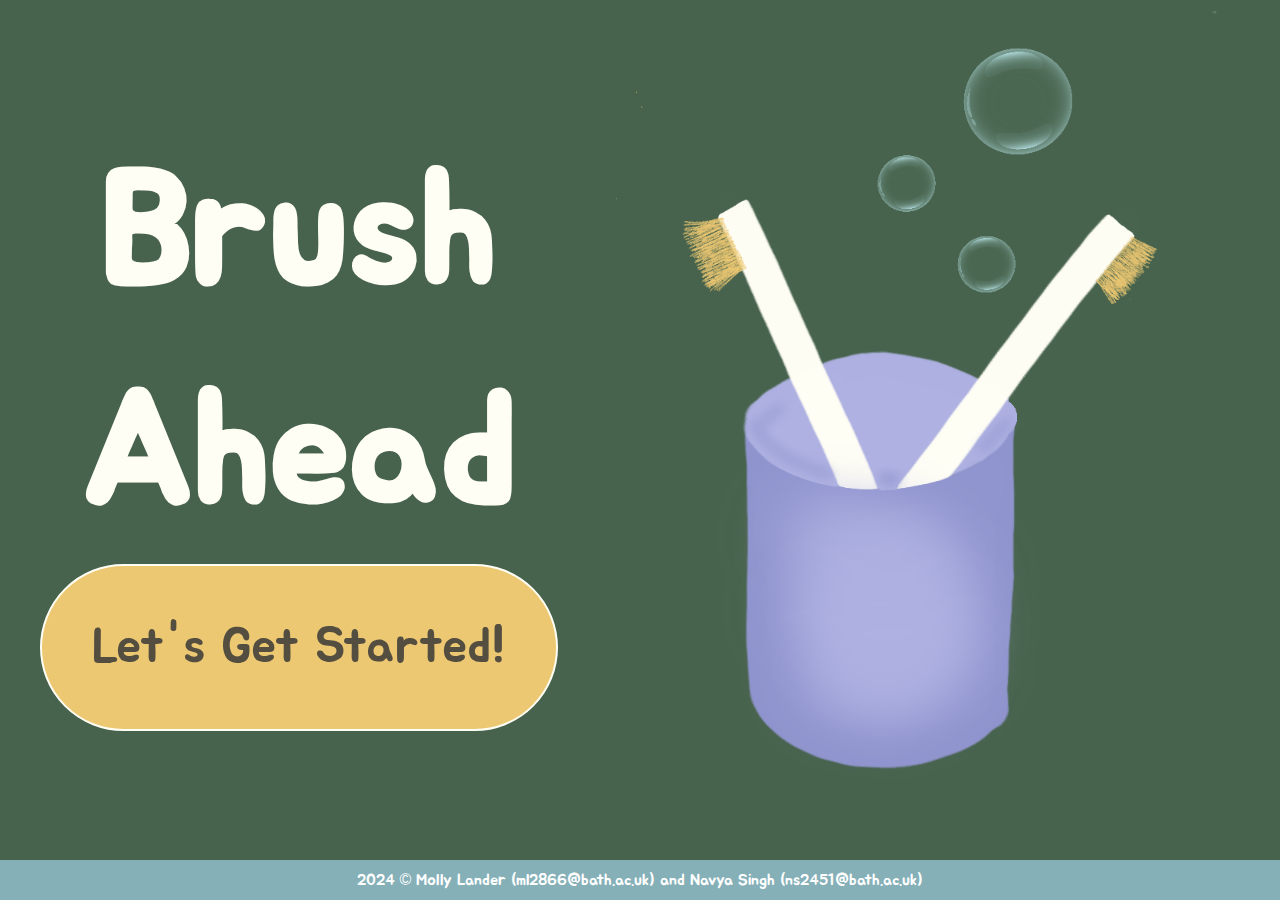
<file: index.html>
<!DOCTYPE html>
<html lang="en">
<head>
    <meta charset="UTF-8">
    <meta name="viewport" content="width=device-width, initial-scale=1.0">
    <title>Brush Ahead</title>
    <link rel="stylesheet" href="styles.css">

    <link rel="preconnect" href="https://fonts.googleapis.com">
    <link rel="preconnect" href="https://fonts.gstatic.com" crossorigin>
    <link href="https://fonts.googleapis.com/css2?family=Jua&display=swap" rel="stylesheet">
</head>

<body>
    <!-- Home Section -->
     <div class="wrapper"> 
    <section id="home">
        <div class="home">
            <div class="home__background">
                <div class="home__container">
                    <div class="home__content">
                        <h1>Brush</h1>
                        <h1>Ahead</h1>
                        <a href="time.html" class="button" type="button">Let's Get Started!</a>
                    </div>
                    <div class="home__img--container">
                        <img src="toothbrush.png" alt="A toothbrush holder">
                    </div>
                </div>
            </div>
        </div>
    </section>

    <!-- Footer -->
    <footer>
        <div class="footer-container">
        </div>
        <div class="copyright">
            <p>2024 &copy; Molly Lander (ml2866@bath.ac.uk) and Navya Singh (ns2451@bath.ac.uk)</p>
        </div>
    </footer>
    </div>
</body>
</html>
</file>
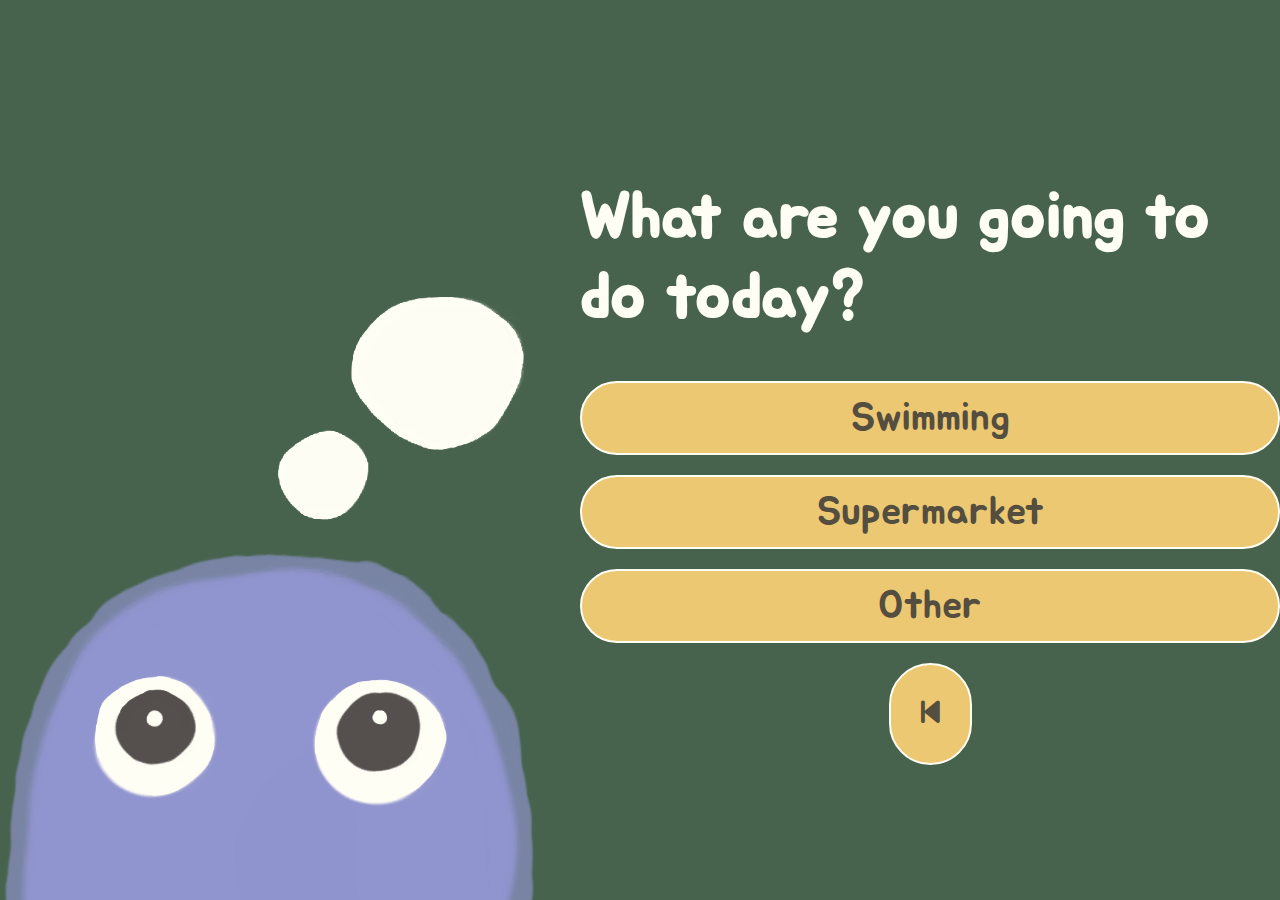
<file: morningscenarios.html>
<!DOCTYPE html>
<html lang="en">
<head>
    <meta charset="UTF-8">
    <meta name="viewport" content="width=device-width, initial-scale=1.0">
    <title>Brush Ahead</title>
    <link rel="stylesheet" href="styles.css">
    <link rel="preconnect" href="https://fonts.googleapis.com">
    <link rel="preconnect" href="https://fonts.gstatic.com" crossorigin>
    <link href="https://fonts.googleapis.com/css2?family=Jua&display=swap" rel="stylesheet">
    <link href="https://cdnjs.cloudflare.com/ajax/libs/font-awesome/6.0.0-beta3/css/all.min.css" rel="stylesheet">
</head>

<body>
    <div class="wrapper">
        <section id="scenarios">
            <div class="scenarios">
                <div class="scenarios__background">
                    <div class="scenarios__container">
                        <!-- Column 1: Image -->
                        <div class="scenarios__img--container">
                            <img src="LG_scenarios.png" alt="Little guy with thought bubble">
                        </div>
                        <!-- Column 2: Content and Buttons -->
                        <div class="scenarios__content">
                            <h1>What are you going to do today?</h1>
                            <a href="scenario1.html" class="scenariobutton" type="button">Swimming</a>
                            <a href="scenario2.html" class="scenariobutton" type="button">Supermarket</a>
                            <a href="scenario3.html" class="scenariobutton" type="button">Other</a>
                            <a href="time.html" class="backbutton" type="button"><i class="fa-solid fa-backward-step"></i></a>
                        </div>
                    </div>
                </div>
            </div>
        </section>
    </div>
</body>
</html>
</file>
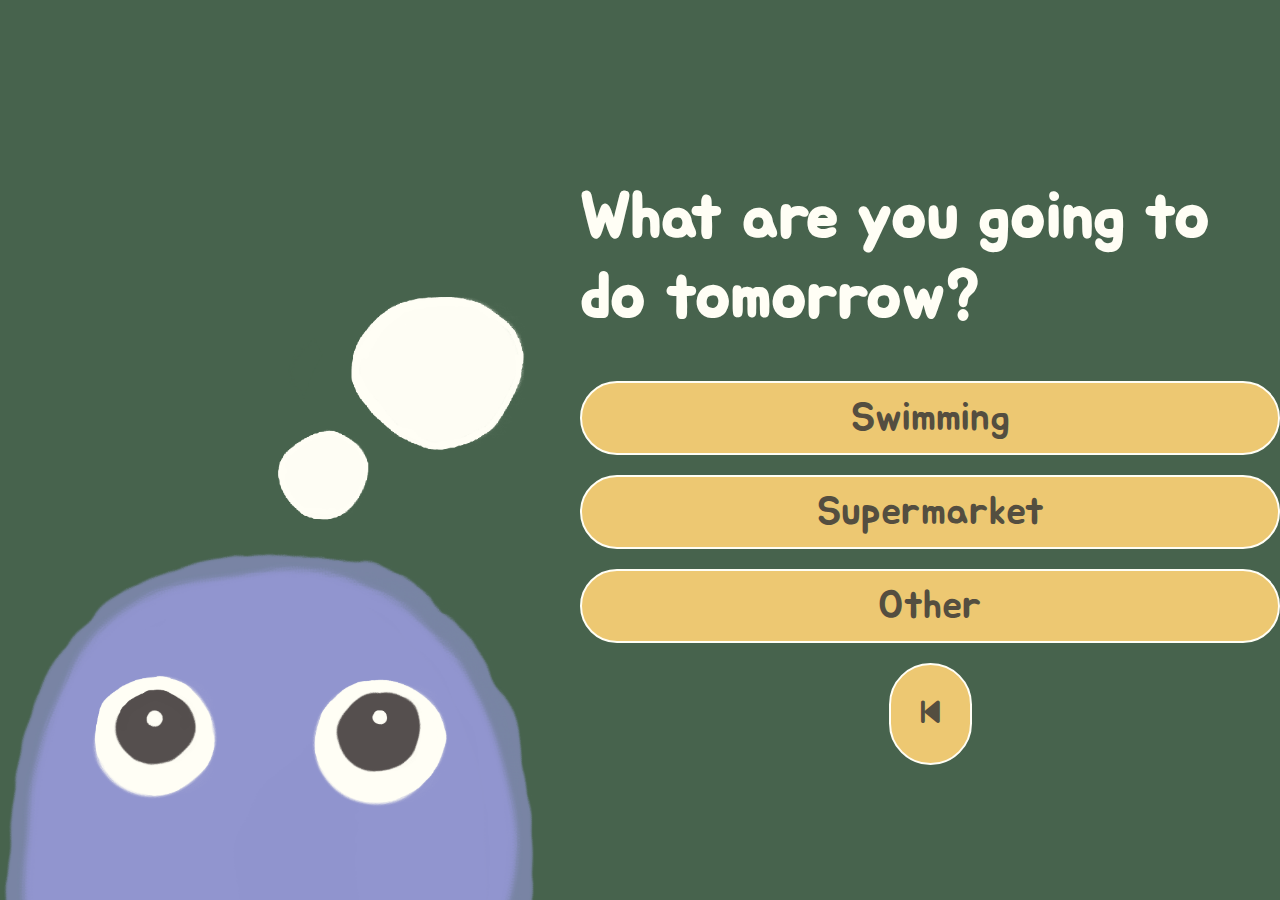
<file: nightscenarios.html>
<!DOCTYPE html>
<html lang="en">
<head>
    <meta charset="UTF-8">
    <meta name="viewport" content="width=device-width, initial-scale=1.0">
    <title>Brush Ahead</title>
    <link rel="stylesheet" href="styles.css">
    <link rel="preconnect" href="https://fonts.googleapis.com">
    <link rel="preconnect" href="https://fonts.gstatic.com" crossorigin>
    <link href="https://fonts.googleapis.com/css2?family=Jua&display=swap" rel="stylesheet">
    <link href="https://cdnjs.cloudflare.com/ajax/libs/font-awesome/6.0.0-beta3/css/all.min.css" rel="stylesheet">
</head>

<body>
    <div class="wrapper">
        <section id="scenarios">
            <div class="scenarios">
                <div class="scenarios__background">
                    <div class="scenarios__container">
                        <!-- Column 1: Image -->
                        <div class="scenarios__img--container">
                            <img src="LG_scenarios.png" alt="Little guy with thought bubble">
                        </div>
                        <!-- Column 2: Content and Buttons -->
                        <div class="scenarios__content">
                            <h1>What are you going to do tomorrow?</h1>
                            <a href="scenario4.html" class="scenariobutton" type="button">Swimming</a>
                            <a href="scenario5.html" class="scenariobutton" type="button">Supermarket</a>
                            <a href="scenario3.html" class="scenariobutton" type="button">Other</a>
                            <a href="time.html" class="backbutton" type="button"><i class="fa-solid fa-backward-step"></i></a>
                        </div>
                    </div>
                </div>
            </div>
        </section>
    </div>
</body>
</html>
</file>
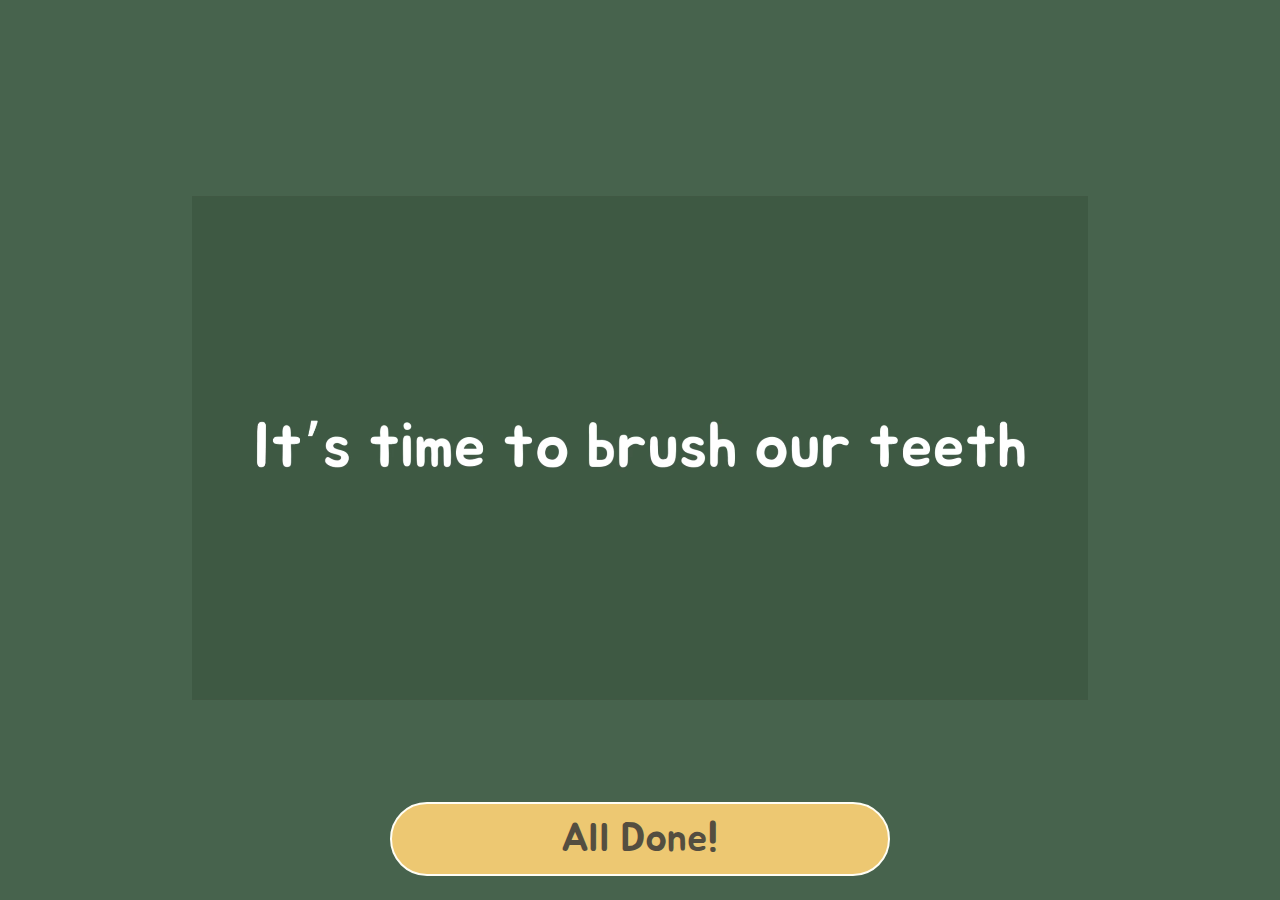
<file: scenario2.html>
<!DOCTYPE html>
<html lang="en">
<head>
    <meta charset="UTF-8">
    <meta name="viewport" content="width=device-width, initial-scale=1.0">
    <title>Brush Ahead</title>
    <link rel="stylesheet" href="styles.css">

    <link rel="preconnect" href="https://fonts.googleapis.com">
    <link rel="preconnect" href="https://fonts.gstatic.com" crossorigin>
    <link href="https://fonts.googleapis.com/css2?family=Jua&display=swap" rel="stylesheet">
    <link href="https://cdnjs.cloudflare.com/ajax/libs/font-awesome/6.0.0-beta3/css/all.min.css" rel="stylesheet">
</head>

<body>
    <!-- Home Section -->
     <div class="wrapper"> 
    <section id="activities">
        <div class="activities">
            <div class="activities__background">
                <div class="activities__container">
                    <div class="activities__content">
                        <video autoplay="" src="Supermarket_morning.mp4" width="70%"></video>
                        <a href="index.html" class="activitiesbutton" type="button">All Done!</a>
                    </div>
                </div>
            </div>
        </div>
    </section>
    </div>
</body>
</html>
</file>
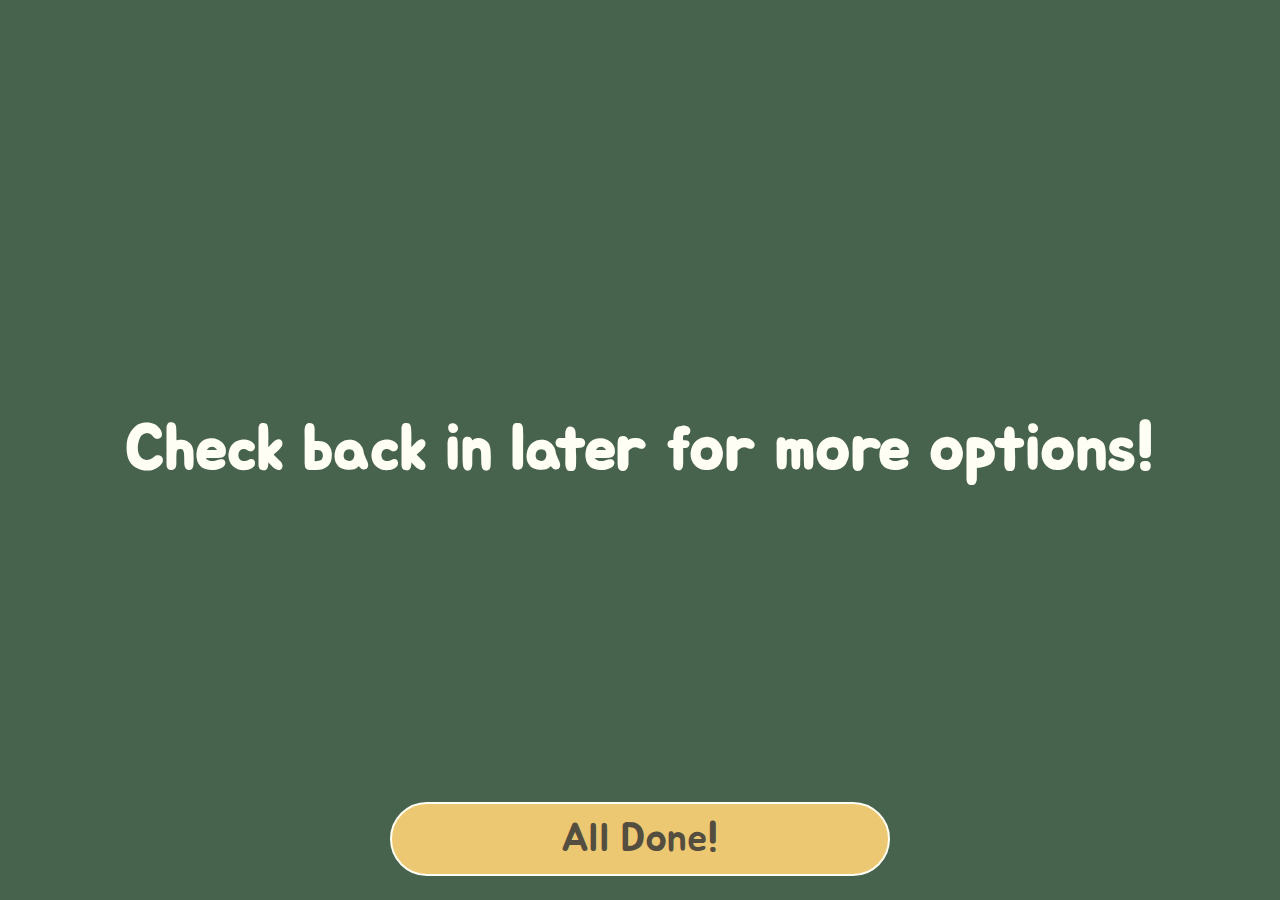
<file: scenario3.html>
<!DOCTYPE html>
<html lang="en">
<head>
    <meta charset="UTF-8">
    <meta name="viewport" content="width=device-width, initial-scale=1.0">
    <title>Brush Ahead</title>
    <link rel="stylesheet" href="styles.css">

    <link rel="preconnect" href="https://fonts.googleapis.com">
    <link rel="preconnect" href="https://fonts.gstatic.com" crossorigin>
    <link href="https://fonts.googleapis.com/css2?family=Jua&display=swap" rel="stylesheet">
    <link href="https://cdnjs.cloudflare.com/ajax/libs/font-awesome/6.0.0-beta3/css/all.min.css" rel="stylesheet">
</head>

<body>
    <!-- Home Section -->
     <div class="wrapper"> 
    <section id="activities">
        <div class="activities">
            <div class="activities__background">
                <div class="activities__container">
                    <div class="activities__content">
                        <h1>Check back in later for more options!</h1>
                        <a href="index.html" class="activitiesbutton" type="button">All Done!</a>
                    </div>
                </div>
            </div>
        </div>
    </section>
    </div>
</body>
</html>
</file>
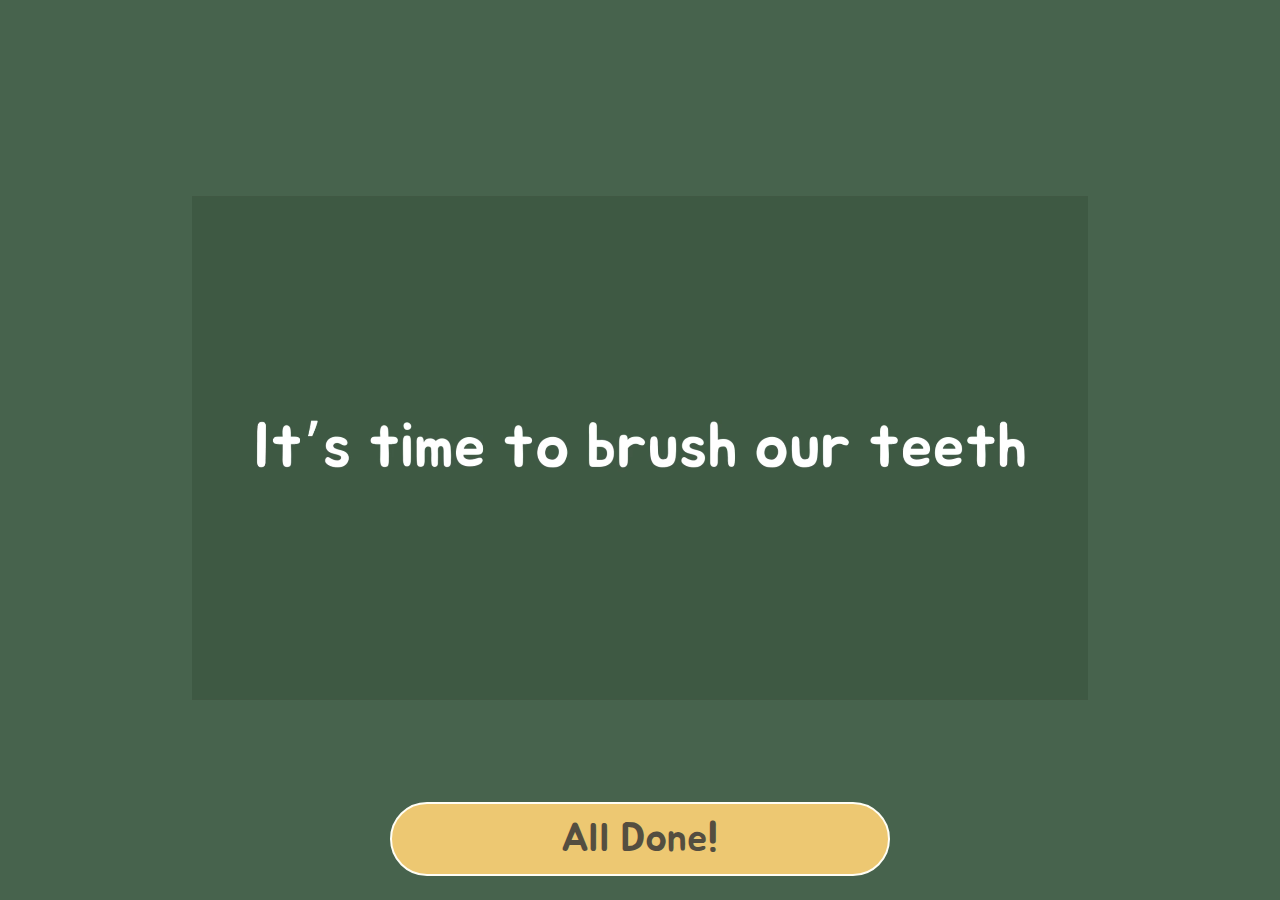
<file: scenario5.html>
<!DOCTYPE html>
<html lang="en">
<head>
    <meta charset="UTF-8">
    <meta name="viewport" content="width=device-width, initial-scale=1.0">
    <title>Brush Ahead</title>
    <link rel="stylesheet" href="styles.css">

    <link rel="preconnect" href="https://fonts.googleapis.com">
    <link rel="preconnect" href="https://fonts.gstatic.com" crossorigin>
    <link href="https://fonts.googleapis.com/css2?family=Jua&display=swap" rel="stylesheet">
    <link href="https://cdnjs.cloudflare.com/ajax/libs/font-awesome/6.0.0-beta3/css/all.min.css" rel="stylesheet">
</head>

<body>
    <!-- Home Section -->
     <div class="wrapper"> 
    <section id="activities">
        <div class="activities">
            <div class="activities__background">
                <div class="activities__container">
                    <div class="activities__content">
                        <video autoplay="" src="Supermarket_evening.mp4" width="70%"></video>
                        <a href="index.html" class="activitiesbutton" type="button">All Done!</a>
                    </div>
                </div>
            </div>
        </div>
    </section>
    </div>
</body>
</html>
</file>
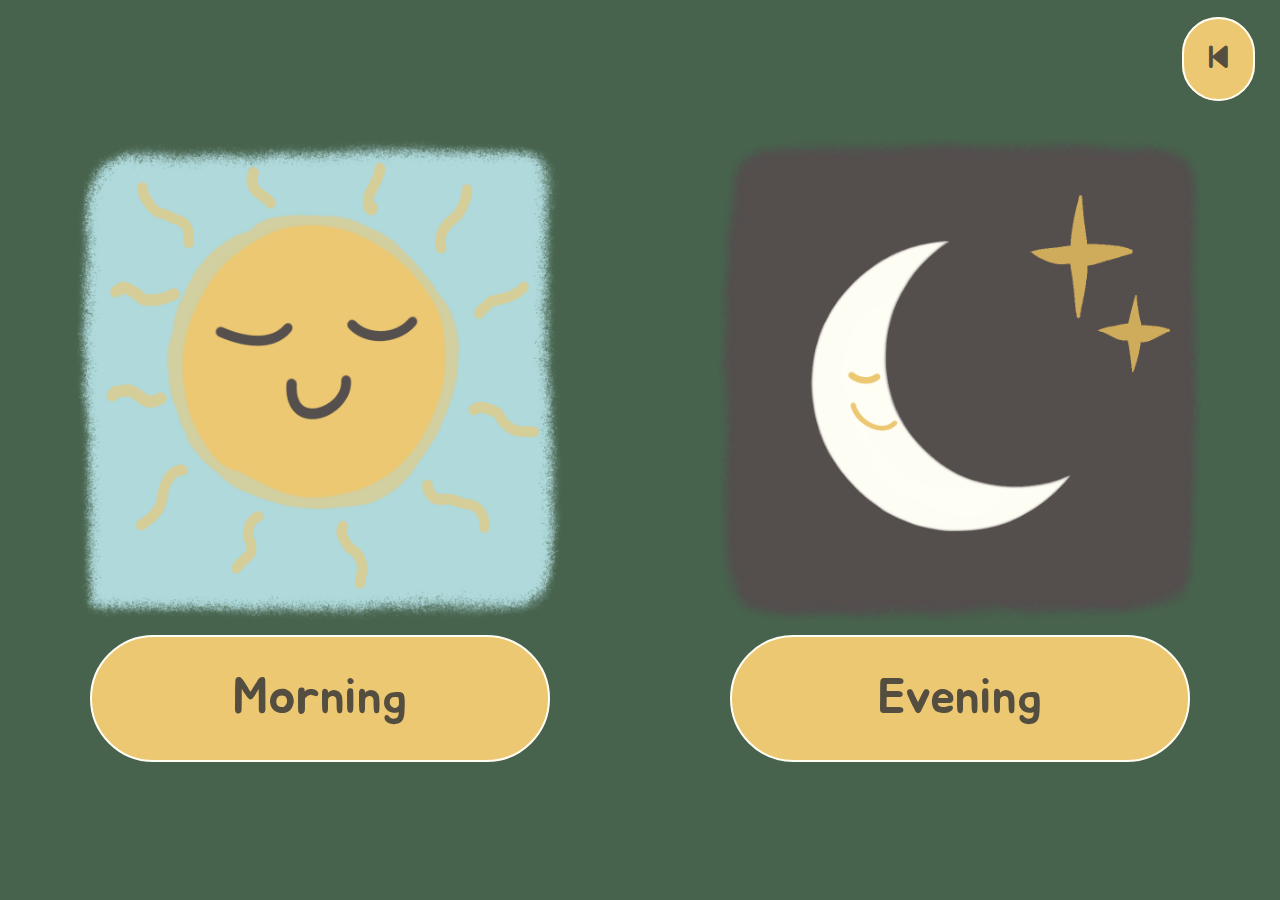
<file: time.html>
<!DOCTYPE html>
<html lang="en">
<head>
    <meta charset="UTF-8">
    <meta name="viewport" content="width=device-width, initial-scale=1.0">
    <title>Brush Ahead</title>
    <link rel="stylesheet" href="styles.css">

    <link rel="preconnect" href="https://fonts.googleapis.com">
    <link rel="preconnect" href="https://fonts.gstatic.com" crossorigin>
    <link href="https://fonts.googleapis.com/css2?family=Jua&display=swap" rel="stylesheet">
    <link href="https://cdnjs.cloudflare.com/ajax/libs/font-awesome/6.0.0-beta3/css/all.min.css" rel="stylesheet">
</head>

<body>
    <!-- Home Section -->
    <div class="wrapper"> 
        <section id="time">
          <div class="time">
            <div class="time__background">
                <div class="timebackbutton__wrapper">
                    <a href="index.html" class="timebackbutton" type="button"><i class="fa-solid fa-backward-step"></i></a>
                  </div>
              <div class="time__container">
                <!-- Left Column: Sun + Morning -->
                <div class="time__column">
                  <img src="sun.png" alt="The sun">
                  <a href="morningscenarios.html" class="timebutton" type="button">Morning</a>
                </div>
                <!-- Right Column: Moon + Evening -->
                <div class="time__column">
                  <img src="moon.png" alt="A moon">
                  <a href="nightscenarios.html" class="timebutton" type="button">Evening</a>
                </div>
              </div>
            </div>
          </div>
        </section>
      </div>      
</body>
</html>
</file>
<file: styles.css>
/*affects whole page */
body {
    margin: 0;
    padding: 0;
    height: 100%;
    /*Fonts*/
    font-family: "Jua", sans-serif;
    font-weight: 400;
    font-style: normal;

    background-color: #47634D;
}

.wrapper {
    display: flex;
    flex-direction: column;
    min-height: 100vh; 
}

/*------------------------------------------------------------------------------------------------------------------*/
/*----------------------------------FIRST PAGE: LETS GET STARTED ---------------------------------------------------*/
/*------------------------------------------------------------------------------------------------------------------*/

/*------------------------------------------Centering the content---------------------------------------------------*/

.home__img--container img {
    width: 100%;
    height: 92vh; 
    object-fit: cover; 
    object-position: center; 
    align-self: center;
}

.home__container {
    display: flex;
    justify-content: center; 
    align-items: center;
    height: 95vh;
}


.home__content {
    display: flex;
    flex-direction: column;
    align-items: flex-end; 
    margin-right: 20px;
}

/*----------------------------------Content colours, fonts and sizes---------------------------------------------------*/
.home__content h1 {
    text-align: center;
    align-self: center;
    font-size: 10rem;
    margin-top: 10px;
    color: #FFFEF5;
    margin-bottom: 10px;
}

footer {
    background-color: #85B0B8; 
    color: white;
    padding: 10px 0;
    text-align: center;
    position: bottom;
    bottom: 0;
    width: 100%;
}

footer .copyright p {
    margin: 0;
    font-size: 1rem;
}

/*----------------------------------Button setup---------------------------------------------------*/
.button {
    background-color: #EDC872;
    border: 2px solid #FFFEF5;
    outline: none; 
    border-radius: 1000px;
    color: #544E40;
    padding: 50px;
    text-align: center;
    cursor: pointer;
    font-family: "Jua", sans-serif;
    font-weight: 400;
    font-style: normal;
    font-size: 50px;
    align-self: center;
}

.button:hover {
    background-color: #E6B2B3;
}

a.button {
    text-decoration: none;
}

/* Main content should grow to fill space */
#home {
    flex: 1;
}

/*-------------------------------------------------------------------------------------------------------------*/
/*----------------------------------Second PAGE: TIME OF DAY---------------------------------------------------*/
/*-------------------------------------------------------------------------------------------------------------*/

/*---------------------------------------Time of day buttons---------------------------------------------------*/

.timebutton {
    background-color: #EDC872;
    border: 2px solid #FFFEF5;
    outline: none; 
    border-radius: 1000px;
    color: #544E40;
    padding: 30px;
    text-align: center;
    cursor: pointer;
    font-family: "Jua", sans-serif;
    font-weight: 400;
    font-style: normal;
    font-size: 50px;
    align-self: center; 
    min-width: 36vw;
}


.timebutton:hover {
    background-color: #E6B2B3;
}

a.timebutton {
    text-decoration: none;
}


.backbutton {
    background-color: #EDC872;
    border: 2px solid #FFFEF5;
    outline: none; 
    border-radius: 1000px;
    color: #544E40;
    padding: 30px;
    text-align: center;
    cursor: pointer;
    font-family: "Jua", sans-serif;
    font-weight: 400;
    font-size: 30px;
    font-style: normal;
    align-self: right;
}

.backbutton:hover {
    background-color: #E6B2B3;
}

a.backbutton {
    text-decoration: none;
}


.timebackbutton__wrapper {
    position: absolute;
    top: 40px;
    right: 25px;
    z-index: 10; 
}

.timebackbutton {
    background-color: #EDC872;
    border: 2px solid #FFFEF5;
    outline: none; 
    border-radius: 500px;
    color: #544E40;
    padding: 25px;
    text-align: center;
    cursor: pointer;
    font-family: "Jua", sans-serif;
    font-weight: 400;
    font-size: 30px;
    font-style: normal;
    align-self: right;
}

.timebackbutton:hover {
    background-color: #E6B2B3;
}

a.timebackbutton {
    text-decoration: none;
}

/*-----------------------------------Time of day columns picture foramtting----------------------------------------------*/


.wrapper {
    display: flex;
    justify-content: center;
    align-items: center;
    height: 100vh;
}

.time__container {
    display: grid;
    grid-template-columns: 1fr 1fr;
    gap: 0px;
    width: 100vw;
    height: 100vh;;
  }
  
  .time__column {
    display: flex;
    flex-direction: column;
    align-items: center;
    justify-content: center;
    gap: 10px;
  }
  

  .time__column img {
    width: 38vw;
    height: auto;
  }


/*------------------------------------------------------------------------------------------------------------------*/
/*------------------------------------------THIRD PAGE: SCENARIOS---------------------------------------------------*/
/*------------------------------------------------------------------------------------------------------------------*/

.wrapper {
    display: flex;
    justify-content: center;
    align-items: center;
    min-height: 100vh; 
}

#scenarios {
    width: 100%; 
    min-height: 500px;
}

.scenarios__container {
    height: 100vh;
  }

.scenarios__container {
    display: grid;
    grid-template-columns: 1fr 1fr; 
    gap: 0px;
}

.scenarios__img--container {
    display: flex;
    align-items: flex-end; 
    justify-content: center;
    height: 100%;
}

.scenarios__img--container img {
    width: 100%;
    height: auto;
    max-height: 100vh; 
    object-fit: contain;
}

.scenarios__content {
    display: flex;
    flex-direction: column;
    justify-content: center;
    align-items: center; 
}

.scenarios__content h1 {
    font-size: 4rem;
    color: #FFFEF5;
    align-self: center;
    padding: 0px;
}

.scenariobutton {
    background-color: #EDC872;
    border: 2px solid #FFFEF5;
    outline: none;
    border-radius: 500px;
    color: #544E40;
    padding: 10px 100px;
    text-align: center;
    cursor: pointer;
    font-family: "Jua", sans-serif;
    font-weight: 400;
    font-size: 40px;
    margin-bottom: 20px; 
    align-self: center;
    min-width: 700px;
}

.scenariobutton:hover {
    background-color: #E6B2B3;
}

.scenariobutton:focus {
    outline: none;
}

* {
    box-sizing: border-box;
  }

/*------------------------------------------------------------------------------------------------------------------*/
/*------------------------------------------FOURTH PAGE: VIDEOS---------------------------------------------------*/
/*------------------------------------------------------------------------------------------------------------------*/

.activitiesbutton {
    background-color: #EDC872;
    border: 2px solid #FFFEF5;
    outline: none;
    border-radius: 500px;
    color: #544E40;
    padding: 10px 40px; 
    text-align: center;
    cursor: pointer;
    font-family: "Jua", sans-serif;
    font-weight: 400;
    font-size: 40px;
    margin-bottom: 20px; 
    width: 80%; 
    max-width: 500px; 
    position: absolute;
    bottom: 0.5vh;
    left: 50%;
    transform: translateX(-50%);
    align-self: center;
}

.activitiesbutton:hover {
    background-color: #E6B2B3;
}

.activitiesbutton:focus {
    outline: none;
}

a {
    text-decoration: none;
}

.activities__content h1 {
    font-size: 4rem;
    color: #FFFEF5;
    align-self: center;
    padding: 0px;
}

.activities {
    text-align: center;
    display: flex;
    flex-direction: column; 
    align-items: center; 
    width: 100%;
    height: 100%;
    justify-content: center;
}

.video {
    width: 90vw; 
    height: 70vh;
    display: block;
}
</file>
